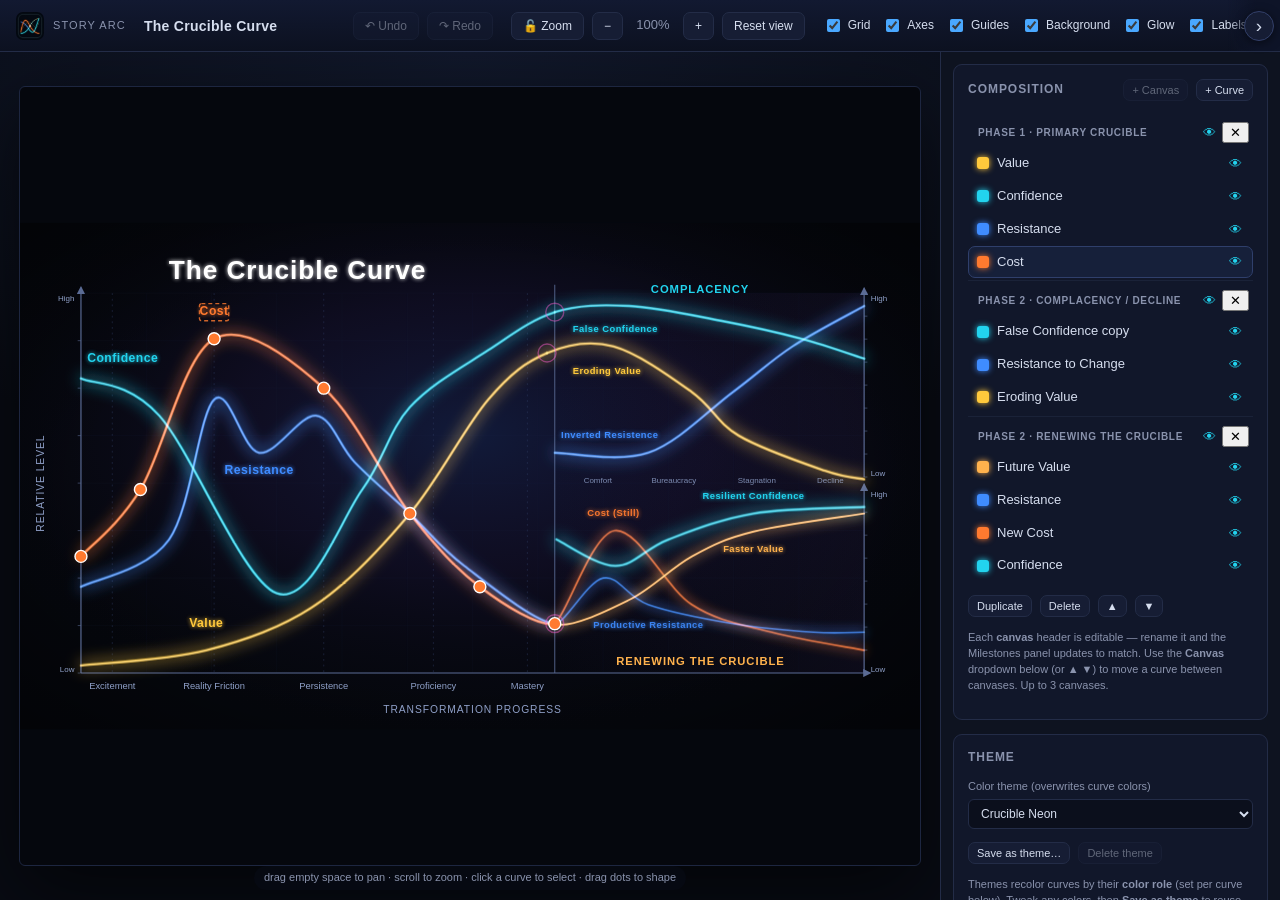
<file: index.html>
<!DOCTYPE html>
<html lang="en">
<head>
<meta charset="utf-8" />
<meta name="viewport" content="width=device-width, initial-scale=1" />
<title>Story Arc</title>
<link rel="canonical" href="story-arc.html" />
<meta http-equiv="refresh" content="0; url=story-arc.html" />
<script>location.replace('story-arc.html' + location.search + location.hash);</script>
</head>
<body>
<p>Redirecting to <a href="story-arc.html">Story Arc</a>…</p>
</body>
</html>
</file>
<file: styles.css>
/* ============================================================
   Story Arc — UI styling
   The editor chrome (toolbar/panel) is intentionally separate
   from the artboard aesthetic, which is driven by SVG itself.
   ============================================================ */

:root {
  --bg:        #0a0d16;
  --bg-2:      #0e1320;
  --panel:     #11172a;
  --panel-2:   #161d34;
  --line:      #232c47;
  --text:      #d6deef;
  --text-dim:  #8a93ad;
  --accent:    #4aa8ff;
  --accent-2:  #22d3ee;
  --danger:    #ff6b5e;
  --radius:    9px;
}

* { box-sizing: border-box; }

html, body {
  margin: 0;
  height: 100%;
  background: var(--bg);
  color: var(--text);
  font: 13px/1.45 -apple-system, BlinkMacSystemFont, "Segoe UI", Roboto, Helvetica, Arial, sans-serif;
  overflow: hidden;
}

/* ---------- Toolbar ---------- */
#toolbar-wrap { position: relative; }
#toolbar {
  display: flex;
  align-items: center;
  gap: 18px;
  height: 52px;
  padding: 0 16px;
  background: linear-gradient(180deg, #121931, #0c1120);
  border-bottom: 1px solid var(--line);
  flex-wrap: nowrap;
  overflow-x: auto;
  scrollbar-width: none;            /* hide the scrollbar; the fades convey scrollability */
}
#toolbar::-webkit-scrollbar { height: 0; }

/* Edge fade + scroll BUTTON: shown only when there's more to scroll that way. */
.tb-fade {
  position: absolute; top: 0; bottom: 1px; width: 52px;
  display: flex; align-items: center;
  pointer-events: none;            /* the gradient never blocks clicks… */
  opacity: 0; visibility: hidden; transition: opacity .15s ease;
  z-index: 5;
}
.tb-fade-left  { left: 0;  justify-content: flex-start; padding-left: 6px;  background: linear-gradient(90deg,  #0e1428 45%, rgba(14,20,40,0)); }
.tb-fade-right { right: 0; justify-content: flex-end;   padding-right: 6px; background: linear-gradient(270deg, #0e1428 45%, rgba(14,20,40,0)); }
#toolbar-wrap.can-left  .tb-fade-left  { opacity: 1; visibility: visible; }
#toolbar-wrap.can-right .tb-fade-right { opacity: 1; visibility: visible; }

.tb-scroll {
  pointer-events: auto;            /* …but the small round button is clickable */
  width: 30px; height: 30px;
  display: flex; align-items: center; justify-content: center;
  border-radius: 50%;
  border: 1px solid #33406a;
  background: var(--panel-2);
  color: var(--text);
  font-size: 19px; line-height: 1; padding-bottom: 2px;
  cursor: pointer;
  box-shadow: 0 2px 10px rgba(0,0,0,.5);
  transition: background .12s, border-color .12s, transform .08s;
}
.tb-scroll:hover { background: var(--accent); border-color: var(--accent); color: #fff; }
.tb-scroll:active { transform: scale(.92); }
.brand { display: flex; align-items: center; gap: 9px; white-space: nowrap; }
.brand-mark { width: 28px; height: 28px; border-radius: 7px; display: block; flex: 0 0 auto; }
.brand-app { color: var(--text-dim); font-size: 11px; text-transform: uppercase; letter-spacing: .1em; }
.visual-name {
  background: transparent;
  border: 1px solid transparent;
  border-radius: 6px;
  color: var(--text);
  font-weight: 700;
  font-size: 14px;
  letter-spacing: .02em;
  padding: 4px 8px;
  width: 200px;
  transition: border-color .12s, background .12s;
}
.visual-name::placeholder { color: var(--text-dim); font-weight: 400; font-style: italic; }
.visual-name:hover { border-color: var(--line); }
.visual-name:focus { outline: none; border-color: var(--accent); background: #0b0f1c; }

.btn.active { background: #233a5e; border-color: var(--accent); color: #cfe3ff; }
/* zoom-lock: clearly different when LOCKED (amber) vs free (neutral) */
.btn.zoomlocked { background: #5a3d0a; border-color: #d99a1c; color: #ffd680; font-weight: 700; }
.btn.zoomlocked:hover { background: #6b4a0e; border-color: #ffb52e; }

.toolbar-group { display: flex; align-items: center; gap: 8px; white-space: nowrap; }
.toolbar-group.right { margin-left: auto; }
.toggles { gap: 12px; }
.readout { min-width: 44px; text-align: center; color: var(--text-dim); }

/* ---------- Layout ---------- */
#layout { display: flex; height: calc(100% - 52px); }
#stage {
  position: relative;
  flex: 1 1 auto;
  min-width: 0;
  display: flex;
  align-items: center;
  justify-content: center;
  background:
    radial-gradient(1200px 600px at 50% 0%, #11182b 0%, #080b13 70%);
  overflow: hidden;
}
#canvas-wrap {
  width: 96%;
  height: 92%;
  display: flex;
  align-items: center;
  justify-content: center;
}
#art {
  width: 100%;
  height: 100%;
  border: 1px solid #1d2640;
  border-radius: 6px;
  box-shadow: 0 24px 80px rgba(0,0,0,.6);
  cursor: grab;
  touch-action: none;
  background: #05070d;
}
#art.panning { cursor: grabbing; }
#hint {
  position: absolute;
  bottom: 10px; left: 50%; transform: translateX(-50%);
  color: var(--text-dim);
  font-size: 11px;
  background: rgba(8,11,20,.7);
  padding: 4px 10px;
  border-radius: 20px;
  pointer-events: none;
}

/* ---------- Panel ---------- */
#panel {
  width: 340px;
  flex: 0 0 340px;
  background: var(--bg-2);
  border-left: 1px solid var(--line);
  padding: 12px;
  overflow-y: auto;
}
.card {
  background: var(--panel);
  border: 1px solid var(--line);
  border-radius: var(--radius);
  padding: 14px;
  margin-bottom: 14px;
}
.card-head { display: flex; align-items: center; justify-content: space-between; margin-bottom: 12px; gap: 8px; }
.card h2 { font-size: 12px; text-transform: uppercase; letter-spacing: .08em; color: var(--text-dim); margin: 0; }
/* Consistent vertical rhythm: put a gap BETWEEN successive control groups
   (rows, fields, lists, notes) inside each card / sub-section, but not before
   the first one. This keeps it obvious what belongs to what. */
.card > * + *,
#props > * + *,
#branch-controls > * + *,
#vt-controls > * + * { margin-top: 13px; }

/* ---------- Controls ---------- */
.btn {
  background: var(--panel-2);
  color: var(--text);
  border: 1px solid var(--line);
  border-radius: 7px;
  padding: 6px 11px;
  font-size: 12px;
  cursor: pointer;
  transition: background .12s, border-color .12s;
}
.btn:hover { background: #1d2742; border-color: #33406a; }
.btn:active { transform: translateY(1px); }
.btn:disabled { opacity: .4; cursor: default; pointer-events: none; }
.btn.small { padding: 4px 8px; font-size: 11px; }
.btn.export { width: 100%; }

.row { display: flex; gap: 10px; align-items: flex-end; }
.row.gap { gap: 8px; align-items: center; flex-wrap: wrap; }
.grow { flex: 1 1 auto; }

/* fields inside a row don't add their own vertical margin (the row owns spacing) */
.field { display: flex; flex-direction: column; gap: 4px; flex: 1 1 auto; min-width: 0; }
.field > span { font-size: 11px; color: var(--text-dim); white-space: nowrap; overflow: hidden; text-overflow: ellipsis; }
.field em { color: var(--accent-2); font-style: normal; }
.field input[type="text"], .field input[type="number"], .field select {
  background: #0b0f1c;
  border: 1px solid var(--line);
  border-radius: 6px;
  color: var(--text);
  padding: 6px 8px;
  font-size: 12px;
  width: 100%;
  min-width: 0;
  box-sizing: border-box;
}
.field input[type="color"] { width: 100%; height: 30px; padding: 2px; background: #0b0f1c; border: 1px solid var(--line); border-radius: 6px; }
input[type="range"] { width: 100%; accent-color: var(--accent); }

.chk { display: flex; align-items: center; gap: 5px; font-size: 12px; color: var(--text); cursor: pointer; white-space: nowrap; }
.chk input { accent-color: var(--accent); }

.muted { color: var(--text-dim); }
.tiny { font-size: 11px; }
.muted code { background: #0b0f1c; padding: 1px 5px; border-radius: 4px; color: var(--accent-2); }

/* ---------- Layer list ---------- */
.layer-list, .milestone-list { list-style: none; margin: 0; padding: 0; }
.layer-item {
  display: flex;
  align-items: center;
  gap: 8px;
  padding: 6px 8px;
  border: 1px solid transparent;
  border-radius: 7px;
  cursor: pointer;
}
.layer-item:hover { background: var(--panel-2); }
.layer-item.selected { background: #16203a; border-color: #2f3f6b; }
.layer-swatch { width: 12px; height: 12px; border-radius: 3px; flex: 0 0 auto; box-shadow: 0 0 6px currentColor; }
.layer-name { flex: 1 1 auto; overflow: hidden; text-overflow: ellipsis; white-space: nowrap; }
.layer-vis { background: none; border: none; color: var(--text-dim); cursor: pointer; font-size: 13px; padding: 0 2px; }
.layer-vis.on { color: var(--accent-2); }

.layer-group-head, .ms-group-head {
  display: flex; align-items: center; justify-content: space-between; gap: 4px;
  font-size: 10px; text-transform: uppercase; letter-spacing: .07em;
  color: var(--text-dim);
  padding: 9px 4px 4px;
  border-top: 1px solid #1a2238;
  margin-top: 2px;
}
.layer-group-head:first-child, .ms-group-head:first-child { border-top: none; margin-top: 0; }

/* editable layer name in the header */
.layer-name-input {
  flex: 1 1 auto; min-width: 0;
  background: transparent; border: 1px solid transparent; border-radius: 5px;
  color: var(--text-dim);
  font-size: 10px; text-transform: uppercase; letter-spacing: .07em; font-weight: 700;
  padding: 2px 5px;
}
.layer-name-input:hover { border-color: var(--line); }
.layer-name-input:focus { outline: none; border-color: var(--accent); background: #0b0f1c; color: var(--text); text-transform: none; letter-spacing: 0; }

/* ---------- Milestone list (single compact line) ---------- */
.ms-item { display: flex; align-items: center; gap: 4px; padding: 4px 5px; border: 1px solid transparent; border-radius: 7px; cursor: pointer; }
.ms-item:hover { background: var(--panel-2); }
.ms-item.selected { background: #16203a; border-color: #2f3f6b; }
.ms-item input[type="text"] { flex: 1 1 auto; background: #0b0f1c; border: 1px solid var(--line); border-radius: 5px; color: var(--text); padding: 4px 6px; font-size: 12px; min-width: 0; }
.ms-item input[type="number"] { width: 44px; flex: 0 0 auto; background: #0b0f1c; border: 1px solid var(--line); border-radius: 5px; color: var(--text); padding: 4px 3px; font-size: 11px; }
.ms-item .layer-vis { flex: 0 0 auto; font-size: 12px; }

/* Phase-2 layer band axis-title controls (Branch panel) */
.band-axis-controls { margin-top: 10px; display: flex; flex-direction: column; gap: 5px; }
.band-axis-controls .field-label { font-size: 11px; text-transform: uppercase; letter-spacing: .06em; color: var(--text-dim); }
.band-axis-row { display: flex; align-items: center; gap: 6px; }
.band-axis-row input[type="text"] { flex: 1 1 auto; min-width: 0; background: #0b0f1c; border: 1px solid var(--line); border-radius: 5px; color: var(--text); padding: 4px 6px; font-size: 12px; }

/* In-place on-canvas text editor (double-click a label / milestone / title) */
.canvas-text-edit {
  position: fixed; z-index: 9999; box-sizing: border-box;
  background: #0b0f1c; color: #fff;
  border: 1.5px solid var(--accent); border-radius: 5px;
  padding: 2px 6px; font-size: 14px; font-family: Helvetica, Arial, sans-serif;
  text-align: center; box-shadow: 0 4px 18px rgba(0,0,0,.5);
}
.canvas-text-edit:focus { outline: none; }

.export-grid { display: grid; grid-template-columns: 1fr 1fr; gap: 8px; margin-bottom: 10px; }

/* ---------- per-curve labels ---------- */
.sub-head {
  display: flex; align-items: center; justify-content: space-between;
  margin: 12px 0 6px;
  font-size: 11px; text-transform: uppercase; letter-spacing: .06em; color: var(--text-dim);
  border-top: 1px solid #1a2238; padding-top: 10px;
}
.label-list { list-style: none; margin: 0; padding: 0; }
.label-item { padding: 6px 0; border-bottom: 1px solid #161d31; }
.label-item:last-child { border-bottom: none; }
.label-row { display: flex; align-items: center; gap: 6px; margin-top: 4px; }
.label-row input[type="text"] { flex: 1 1 auto; min-width: 0; background: #0b0f1c; border: 1px solid var(--line); border-radius: 5px; color: var(--text); padding: 5px 7px; font-size: 12px; }
.label-row input[type="number"] { width: 50px; flex: 0 0 auto; background: #0b0f1c; border: 1px solid var(--line); border-radius: 5px; color: var(--text); padding: 4px 4px; font-size: 11px; }
.label-row .chk { font-size: 11px; }

/* invisible milestone-label grab box: shows a faint outline on hover */
#overlay rect.ov-mslabel { stroke: transparent; }
#overlay rect.ov-mslabel:hover { stroke: #9fb4e8; stroke-width: 1.4px; stroke-dasharray: 4 3; }

/* ---------- file:// environment notice ---------- */
#env-notice {
  position: fixed;
  left: 50%; bottom: 16px; transform: translateX(-50%);
  max-width: 760px;
  display: flex; align-items: center; gap: 10px; flex-wrap: wrap;
  background: #2a2410;
  border: 1px solid #6b5a1e;
  color: #ffe6a8;
  padding: 9px 14px;
  border-radius: 9px;
  font-size: 12px;
  box-shadow: 0 10px 40px rgba(0,0,0,.5);
  z-index: 1000;
}
#env-notice code { background: rgba(0,0,0,.35); padding: 1px 5px; border-radius: 4px; color: #ffd27a; }
#env-notice button {
  margin-left: auto;
  background: #6b5a1e; color: #fff; border: none;
  border-radius: 6px; padding: 4px 10px; cursor: pointer; font-size: 11px;
}
#env-notice button:hover { background: #84711f; }

/* ---------- Mobile note + responsive stacking ---------- */
#mobile-note {
  display: none;
  position: fixed; left: 8px; right: 8px; bottom: 8px;
  background: #1c2238; border: 1px solid var(--line); color: var(--text-dim);
  font-size: 12px; line-height: 1.35; padding: 8px 12px; border-radius: 8px;
  box-shadow: 0 8px 30px rgba(0,0,0,.5); z-index: 1000;
}

/* On narrow screens the fixed two-pane layout doesn't fit; stack it and let the
   page scroll so the tool stays usable (touch dragging works via Pointer Events). */
@media (max-width: 820px) {
  html, body { overflow: auto; height: auto; }
  #layout { flex-direction: column; height: auto; }
  #stage { flex: none; min-height: 56vh; }
  #canvas-wrap { width: 100%; height: 100%; padding: 8px; }
  #panel { width: auto; flex-basis: auto; border-left: none; border-top: 1px solid var(--line); }
  #mobile-note { display: block; }
  #hint { display: none; }
}
</file>
